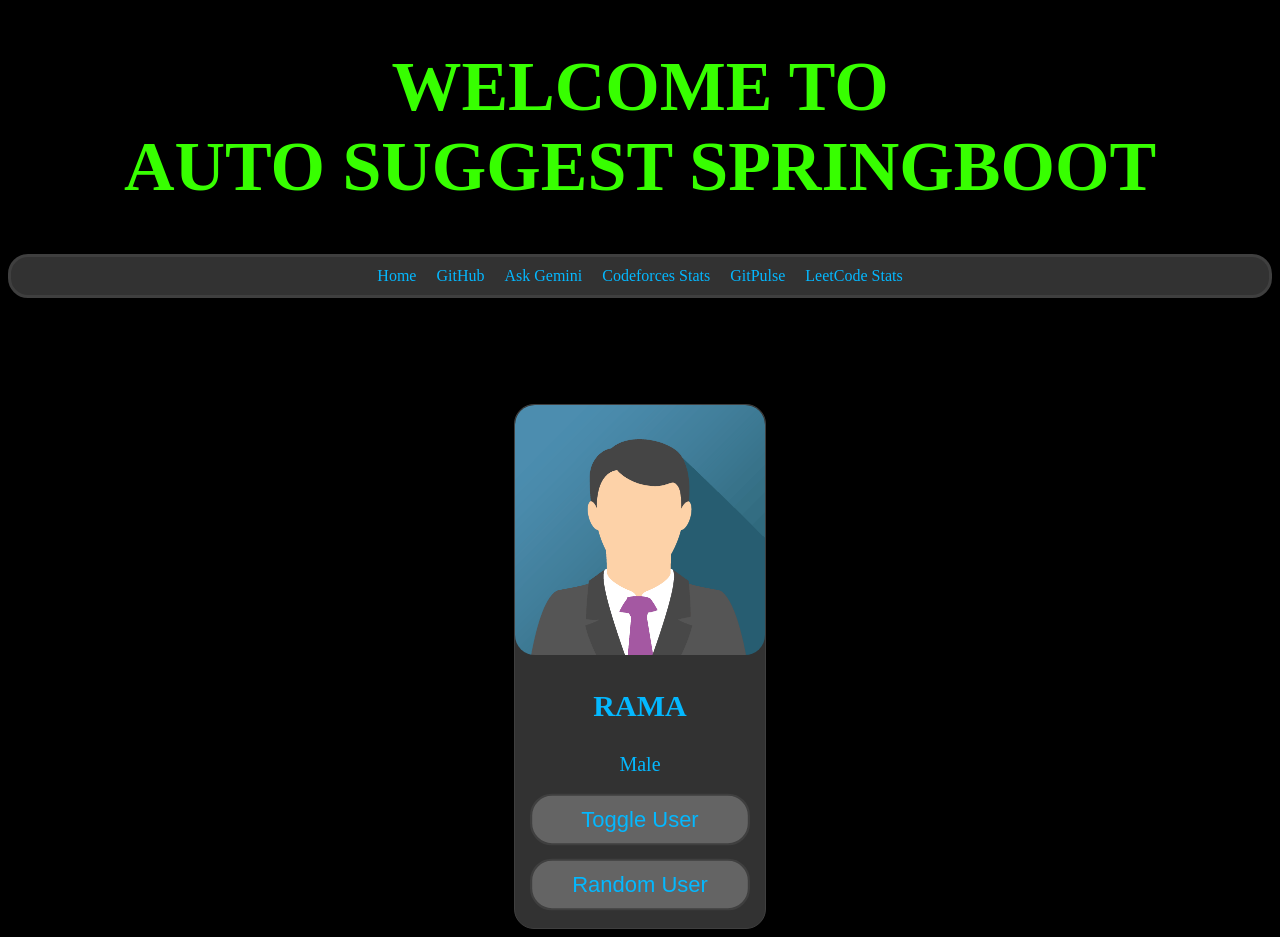
<file: target/classes/static/index.html>
<!DOCTYPE html>
<html lang="en">
<head>
    <meta charset="UTF-8">
    <meta name="viewport" content="width=device-width, initial-scale=1.0">
    <title>AutoSuggest</title>
    <link rel="stylesheet" href="index.css">
</head>
<body>
    <h1>WELCOME TO<br>AUTO SUGGEST SPRINGBOOT</h1>
    <div class="NavBar">
        <a href="https://autosuggest-spring-7yt3.onrender.com">Home</a>
        <a href="https://github.com">GitHub</a>
        <a href="ask-gemini.html">Ask Gemini</a>
        <a href="codeforces-stats.html">Codeforces Stats</a>
        <a href="gitpulse.html">GitPulse</a>
        <a href="leetcode-stats.html">LeetCode Stats</a>
    </div>
    <br><br>
    <div class="card">
        <img id="user-image" src="john.png" alt="Image NOT FOUND!"> <br>
        <h3 id="user-name">RAMA</h3> 
        <p id="user-gender">Male</p> 
        <button onclick="toggleUser()">Toggle User</button>   
        <br><br>
        <button onclick="randomUser()">Random User</button>
    </div>
    <script src="index.js"></script>
</body>
</html>
</file>
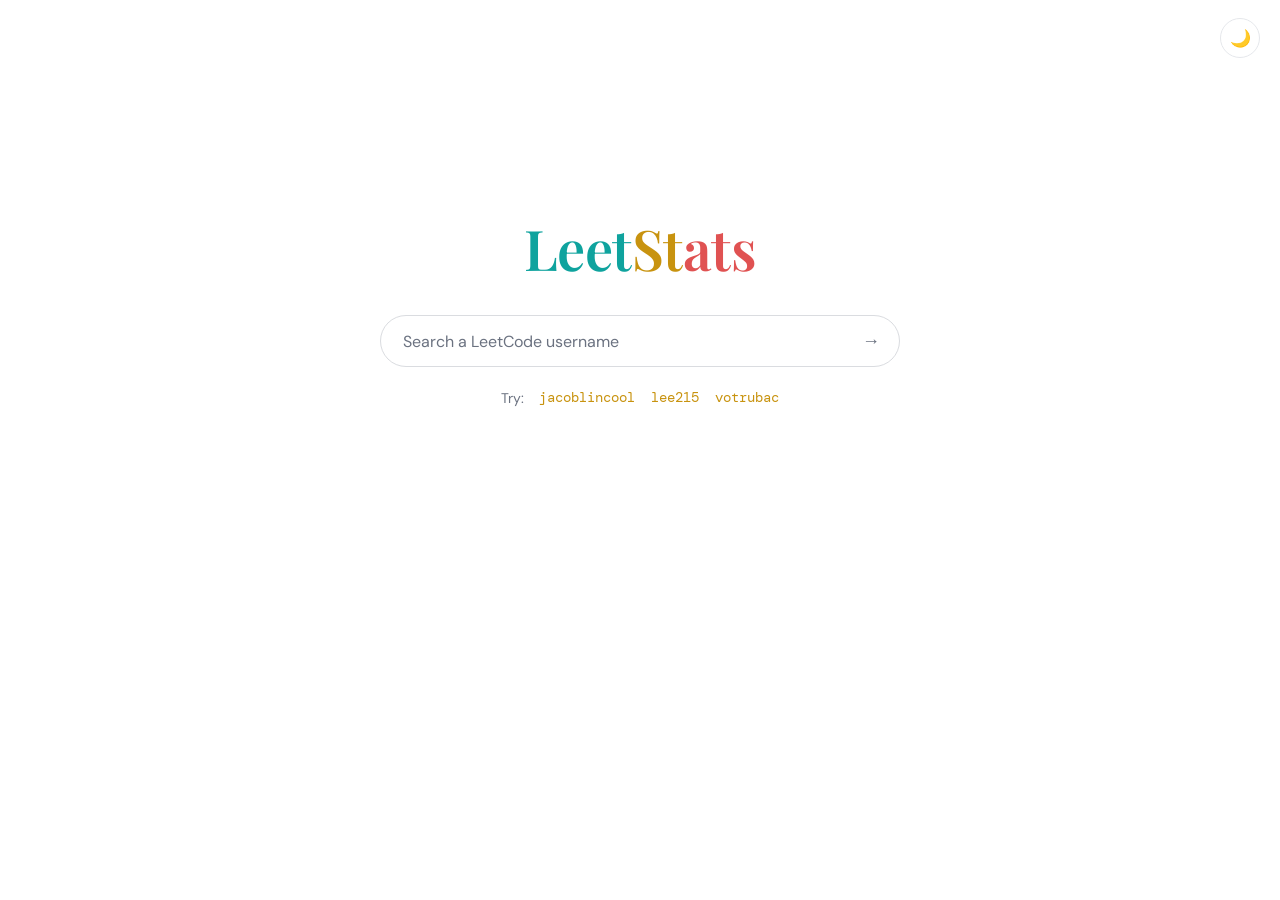
<file: target/classes/static/leetcode-stats.html>
<!DOCTYPE html>
<html lang="en" data-theme="light">
<head>
<meta charset="UTF-8">
<meta name="viewport" content="width=device-width, initial-scale=1.0">
<title>LeetStats</title>
<link rel="preconnect" href="https://fonts.googleapis.com">
<link rel="preconnect" href="https://fonts.gstatic.com" crossorigin>
<link href="https://fonts.googleapis.com/css2?family=Playfair+Display:wght@600&family=DM+Sans:wght@400;500;700&family=DM+Mono:wght@400;500&display=swap" rel="stylesheet">
<style>
  :root, [data-theme="light"] {
    --bg: #ffffff;
    --text: #1f2328;
    --muted: #6b7280;
    --line: #e5e7eb;
    --surface: #ffffff;
    --input-border: #dadce0;
    --input-shadow: rgba(32, 33, 36, 0.12);
    --track: #f0f1f3;
    --easy: #0fa39e;
    --medium: #c8930f;
    --hard: #e05252;
    --accent: #c8930f;
    --card-shadow: 0 1px 3px rgba(32, 33, 36, 0.08), 0 8px 28px rgba(32, 33, 36, 0.06);
  }
  [data-theme="dark"] {
    --bg: #0a0b0d;
    --text: #e9e7e2;
    --muted: #8b8f98;
    --line: rgba(255, 255, 255, 0.09);
    --surface: #121418;
    --input-border: rgba(255, 255, 255, 0.14);
    --input-shadow: rgba(0, 0, 0, 0.5);
    --track: rgba(255, 255, 255, 0.08);
    --easy: #3ddad7;
    --medium: #e3b341;
    --hard: #ff6b6b;
    --accent: #e3b341;
    --card-shadow: 0 20px 50px rgba(0, 0, 0, 0.45);
  }

  * { margin: 0; padding: 0; box-sizing: border-box; }

  html, body { height: 100%; }

  body {
    background: var(--bg);
    color: var(--text);
    font-family: "DM Sans", system-ui, sans-serif;
    display: flex;
    flex-direction: column;
    align-items: center;
    transition: background 0.25s, color 0.25s;
  }

  /* theme toggle, top right */
  .theme-toggle {
    position: fixed;
    top: 18px;
    right: 20px;
    width: 40px;
    height: 40px;
    border-radius: 50%;
    border: 1px solid var(--line);
    background: var(--surface);
    color: var(--text);
    font-size: 17px;
    cursor: pointer;
    display: flex;
    align-items: center;
    justify-content: center;
    transition: background 0.25s, border-color 0.25s, transform 0.15s;
    z-index: 10;
  }
  .theme-toggle:hover { transform: scale(1.06); }
  .theme-toggle:focus-visible { outline: 2px solid var(--accent); outline-offset: 2px; }

  main {
    width: 100%;
    max-width: 640px;
    padding: 0 24px 64px;
    display: flex;
    flex-direction: column;
    align-items: center;
    /* Google-style: sits a bit above vertical center when idle */
    margin-top: clamp(96px, 24vh, 210px);
    transition: margin-top 0.45s cubic-bezier(0.3, 0.8, 0.3, 1);
  }
  body.has-result main { margin-top: 72px; }

  .wordmark {
    font-family: "Playfair Display", serif;
    font-weight: 600;
    font-size: clamp(40px, 8vw, 56px);
    letter-spacing: -0.01em;
    margin-bottom: 30px;
    user-select: none;
  }
  .wordmark .l { color: var(--easy); }
  .wordmark .e { color: var(--medium); }
  .wordmark .t { color: var(--hard); }

  /* search */
  .search {
    width: 100%;
    max-width: 520px;
    display: flex;
    align-items: center;
    gap: 12px;
    background: var(--surface);
    border: 1px solid var(--input-border);
    border-radius: 999px;
    padding: 0 8px 0 22px;
    height: 52px;
    transition: box-shadow 0.2s, border-color 0.2s, background 0.25s;
  }
  .search:focus-within {
    box-shadow: 0 2px 10px var(--input-shadow);
    border-color: transparent;
  }
  [data-theme="dark"] .search:focus-within { border-color: var(--accent); box-shadow: none; }

  .search input {
    flex: 1;
    min-width: 0;
    border: none;
    outline: none;
    background: transparent;
    color: var(--text);
    font-family: "DM Mono", monospace;
    font-size: 16px;
  }
  .search input::placeholder { color: var(--muted); font-family: "DM Sans", sans-serif; }

  .search button {
    border: none;
    background: transparent;
    color: var(--muted);
    font-size: 18px;
    width: 40px;
    height: 40px;
    border-radius: 50%;
    cursor: pointer;
    display: flex;
    align-items: center;
    justify-content: center;
    transition: color 0.15s, background 0.15s;
  }
  .search button:hover { color: var(--accent); background: var(--track); }
  .search button:focus-visible { outline: 2px solid var(--accent); outline-offset: 1px; }
  .search button:disabled { opacity: 0.45; cursor: wait; }

  .try {
    margin-top: 20px;
    font-size: 14px;
    color: var(--muted);
    display: flex;
    gap: 14px;
    align-items: center;
    flex-wrap: wrap;
    justify-content: center;
  }
  .try button {
    background: none;
    border: none;
    padding: 2px 1px;
    color: var(--accent);
    font-family: "DM Mono", monospace;
    font-size: 13.5px;
    cursor: pointer;
    border-bottom: 1px dashed transparent;
    transition: border-color 0.15s;
  }
  .try button:hover { border-bottom-color: var(--accent); }
  .try button:focus-visible { outline: 2px solid var(--accent); outline-offset: 2px; }

  /* states */
  .loader {
    margin-top: 52px;
    width: 34px; height: 34px;
    border: 3px solid var(--track);
    border-top-color: var(--accent);
    border-radius: 50%;
    animation: spin 0.8s linear infinite;
  }
  @keyframes spin { to { transform: rotate(360deg); } }

  .error {
    margin-top: 44px;
    text-align: center;
    color: var(--muted);
    font-size: 14.5px;
    line-height: 1.6;
    max-width: 420px;
  }
  .error b { color: var(--hard); font-weight: 700; display: block; margin-bottom: 4px; }

  /* card */
  .card {
    width: 100%;
    margin-top: 44px;
    background: var(--surface);
    border: 1px solid var(--line);
    border-radius: 18px;
    padding: 30px 34px;
    box-shadow: var(--card-shadow);
    animation: rise 0.45s cubic-bezier(0.2, 0.7, 0.3, 1) both;
    transition: background 0.25s, border-color 0.25s;
  }
  @keyframes rise {
    from { opacity: 0; transform: translateY(14px); }
    to   { opacity: 1; transform: translateY(0); }
  }

  .card-head {
    display: flex;
    justify-content: space-between;
    align-items: baseline;
    gap: 10px;
    flex-wrap: wrap;
    margin-bottom: 26px;
  }
  .card-head a {
    font-family: "Playfair Display", serif;
    font-size: 23px;
    font-weight: 600;
    color: var(--text);
    text-decoration: none;
  }
  .card-head a:hover { color: var(--accent); }
  .card-head .rank {
    font-family: "DM Mono", monospace;
    font-size: 13px;
    color: var(--muted);
  }
  .card-head .rank b { color: var(--accent); font-weight: 500; }

  .card-body {
    display: grid;
    grid-template-columns: 168px 1fr;
    gap: 34px;
    align-items: center;
  }

  .ring-wrap { position: relative; width: 168px; height: 168px; margin: 0 auto; }
  .ring-wrap svg { transform: rotate(-90deg); display: block; }
  .ring-track { fill: none; stroke: var(--track); stroke-width: 9; }
  .ring-fill {
    fill: none;
    stroke: var(--accent);
    stroke-width: 9;
    stroke-linecap: round;
    transition: stroke-dashoffset 1.1s cubic-bezier(0.3, 0.8, 0.3, 1), stroke 0.25s;
  }
  .ring-center {
    position: absolute; inset: 0;
    display: flex; flex-direction: column;
    align-items: center; justify-content: center;
  }
  .ring-center .big {
    font-family: "DM Mono", monospace;
    font-size: 36px;
    line-height: 1;
  }
  .ring-center .small {
    color: var(--muted);
    font-size: 11.5px;
    margin-top: 6px;
    letter-spacing: 0.06em;
    text-transform: uppercase;
  }

  .bars { display: flex; flex-direction: column; gap: 18px; }
  .bar-top {
    display: flex;
    justify-content: space-between;
    align-items: baseline;
    margin-bottom: 7px;
  }
  .bar-top .label {
    font-size: 12.5px;
    font-weight: 700;
    letter-spacing: 0.09em;
    text-transform: uppercase;
  }
  .bar-top .nums {
    font-family: "DM Mono", monospace;
    font-size: 13px;
    color: var(--muted);
  }
  .bar-top .nums b { color: var(--text); font-weight: 500; }
  .bar-track { height: 7px; border-radius: 99px; background: var(--track); overflow: hidden; }
  .bar-fill { height: 100%; width: 0; border-radius: 99px; transition: width 1.1s cubic-bezier(0.3, 0.8, 0.3, 1); }
  .easy   .label { color: var(--easy); }   .easy   .bar-fill { background: var(--easy); }
  .medium .label { color: var(--medium); } .medium .bar-fill { background: var(--medium); }
  .hard   .label { color: var(--hard); }   .hard   .bar-fill { background: var(--hard); }

  .hidden { display: none !important; }

  @media (max-width: 540px) {
    .card { padding: 24px 20px; }
    .card-body { grid-template-columns: 1fr; gap: 26px; }
  }

  @media (prefers-reduced-motion: reduce) {
    * { animation: none !important; transition: none !important; }
  }
</style>
</head>
<body>
  <button class="theme-toggle" id="theme-toggle" aria-label="Switch theme" title="Switch theme">🌙</button>

  <main>
    <h1 class="wordmark"><span class="l">Leet</span><span class="e">St</span><span class="t">ats</span></h1>

    <div class="search">
      <input id="username" type="text" placeholder="Search a LeetCode username" autocomplete="off" spellcheck="false" aria-label="LeetCode username">
      <button id="go" aria-label="Fetch stats" title="Fetch stats">→</button>
    </div>

    <div class="try">
      <span>Try:</span>
      <button data-u="jacoblincool">jacoblincool</button>
      <button data-u="lee215">lee215</button>
      <button data-u="votrubac">votrubac</button>
    </div>

    <div id="loading" class="loader hidden" role="status" aria-label="Loading"></div>

    <div id="error" class="error hidden" role="alert">
      <b>Couldn't fetch that profile</b>
      <span id="error-msg"></span>
    </div>

    <section id="card" class="card hidden" aria-live="polite">
      <div class="card-head">
        <a id="profile-link" href="#" target="_blank" rel="noopener"></a>
        <span class="rank">Rank <b id="ranking">—</b></span>
      </div>
      <div class="card-body">
        <div class="ring-wrap">
          <svg width="168" height="168" viewBox="0 0 168 168" aria-hidden="true">
            <circle class="ring-track" cx="84" cy="84" r="74"></circle>
            <circle class="ring-fill" id="ring" cx="84" cy="84" r="74"></circle>
          </svg>
          <div class="ring-center">
            <div class="big" id="total-solved">0</div>
            <div class="small" id="total-label">solved</div>
          </div>
        </div>
        <div class="bars">
          <div class="bar-row easy">
            <div class="bar-top"><span class="label">Easy</span>
              <span class="nums"><b id="easy-solved">0</b> / <span id="easy-total">0</span></span></div>
            <div class="bar-track"><div class="bar-fill" id="easy-bar"></div></div>
          </div>
          <div class="bar-row medium">
            <div class="bar-top"><span class="label">Medium</span>
              <span class="nums"><b id="medium-solved">0</b> / <span id="medium-total">0</span></span></div>
            <div class="bar-track"><div class="bar-fill" id="medium-bar"></div></div>
          </div>
          <div class="bar-row hard">
            <div class="bar-top"><span class="label">Hard</span>
              <span class="nums"><b id="hard-solved">0</b> / <span id="hard-total">0</span></span></div>
            <div class="bar-track"><div class="bar-fill" id="hard-bar"></div></div>
          </div>
        </div>
      </div>
    </section>
  </main>

<script>
(function () {
  "use strict";

  /* ---------- theme ---------- */
  var root = document.documentElement;
  var toggle = document.getElementById("theme-toggle");
  var prefersDark = window.matchMedia("(prefers-color-scheme: dark)").matches;
  setTheme(prefersDark ? "dark" : "light");

  function setTheme(t) {
    root.setAttribute("data-theme", t);
    toggle.textContent = t === "dark" ? "☀️" : "🌙";
  }
  toggle.addEventListener("click", function () {
    setTheme(root.getAttribute("data-theme") === "dark" ? "light" : "dark");
  });

  /* ---------- elements ---------- */
  var input = document.getElementById("username");
  var goBtn = document.getElementById("go");
  var loadingEl = document.getElementById("loading");
  var errorEl = document.getElementById("error");
  var errorMsg = document.getElementById("error-msg");
  var cardEl = document.getElementById("card");

  var RING_R = 74;
  var RING_C = 2 * Math.PI * RING_R;
  var ring = document.getElementById("ring");
  ring.setAttribute("stroke-dasharray", RING_C);
  ring.setAttribute("stroke-dashoffset", RING_C);

  /* ---------- data sources (tried in order) ---------- */
  var SOURCES = [
    {
      url: function (u) { return "https://leetcode-api-faisalshohag.vercel.app/" + encodeURIComponent(u); },
      parse: function (d) {
        if (!d || d.errors || d.totalSolved === undefined) return null;
        return pick(d);
      }
    },
    {
      url: function (u) { return "https://alfa-leetcode-api.onrender.com/userProfile/" + encodeURIComponent(u); },
      parse: function (d) {
        if (!d || d.errors || d.totalSolved === undefined) return null;
        return pick(d);
      }
    },
    {
      url: function (u) { return "https://leetcode-stats-api.herokuapp.com/" + encodeURIComponent(u); },
      parse: function (d) {
        if (!d || d.status !== "success") return null;
        return pick(d);
      }
    }
  ];

  function pick(d) {
    return {
      totalSolved: d.totalSolved, totalQuestions: d.totalQuestions,
      easySolved: d.easySolved, totalEasy: d.totalEasy,
      mediumSolved: d.mediumSolved, totalMedium: d.totalMedium,
      hardSolved: d.hardSolved, totalHard: d.totalHard,
      ranking: d.ranking
    };
  }

  function fetchWithTimeout(url, ms) {
    var ctrl = new AbortController();
    var t = setTimeout(function () { ctrl.abort(); }, ms);
    return fetch(url, { signal: ctrl.signal })
      .then(function (r) { return r.json(); })
      .finally(function () { clearTimeout(t); });
  }

  function fetchStats(username) {
    var i = 0;
    function tryNext() {
      if (i >= SOURCES.length) return Promise.reject(new Error("all sources failed"));
      var src = SOURCES[i++];
      return fetchWithTimeout(src.url(username), 12000)
        .then(function (json) {
          var parsed = src.parse(json);
          return parsed || tryNext();
        })
        .catch(function () { return tryNext(); });
    }
    return tryNext();
  }

  /* ---------- rendering ---------- */
  function fmt(n) {
    if (n === null || n === undefined || isNaN(n)) return "—";
    return Number(n).toLocaleString("en-US");
  }

  function countUp(el, target, ms) {
    var reduce = window.matchMedia("(prefers-reduced-motion: reduce)").matches;
    if (reduce || !target) { el.textContent = fmt(target || 0); return; }
    var start = performance.now();
    (function step(now) {
      var p = Math.min(((now || performance.now()) - start) / ms, 1);
      var eased = 1 - Math.pow(1 - p, 3);
      el.textContent = fmt(Math.round(target * eased));
      if (p < 1) requestAnimationFrame(step);
    })();
  }

  function setBar(id, solved, total) {
    var pct = total > 0 ? (solved / total) * 100 : 0;
    document.getElementById(id).style.width = Math.max(pct, solved > 0 ? 2 : 0) + "%";
  }

  function render(username, s) {
    var link = document.getElementById("profile-link");
    link.textContent = username;
    link.href = "https://leetcode.com/u/" + encodeURIComponent(username) + "/";

    document.getElementById("ranking").textContent = "#" + fmt(s.ranking);
    document.getElementById("total-label").textContent = "of " + fmt(s.totalQuestions);
    document.getElementById("easy-solved").textContent = fmt(s.easySolved);
    document.getElementById("easy-total").textContent = fmt(s.totalEasy);
    document.getElementById("medium-solved").textContent = fmt(s.mediumSolved);
    document.getElementById("medium-total").textContent = fmt(s.totalMedium);
    document.getElementById("hard-solved").textContent = fmt(s.hardSolved);
    document.getElementById("hard-total").textContent = fmt(s.totalHard);

    document.body.classList.add("has-result");
    cardEl.classList.remove("hidden");

    requestAnimationFrame(function () {
      requestAnimationFrame(function () {
        countUp(document.getElementById("total-solved"), s.totalSolved, 1100);
        var pct = s.totalQuestions > 0 ? s.totalSolved / s.totalQuestions : 0;
        ring.setAttribute("stroke-dashoffset", RING_C * (1 - pct));
        setBar("easy-bar", s.easySolved, s.totalEasy);
        setBar("medium-bar", s.mediumSolved, s.totalMedium);
        setBar("hard-bar", s.hardSolved, s.totalHard);
      });
    });
  }

  function resetCard() {
    ring.setAttribute("stroke-dashoffset", RING_C);
    ["easy-bar", "medium-bar", "hard-bar"].forEach(function (id) {
      document.getElementById(id).style.width = "0";
    });
    document.getElementById("total-solved").textContent = "0";
  }

  /* ---------- flow ---------- */
  var busy = false;

  function lookup(username) {
    username = (username || "").trim();
    if (!username || busy) return;
    busy = true;

    input.value = username;
    goBtn.disabled = true;
    errorEl.classList.add("hidden");
    cardEl.classList.add("hidden");
    resetCard();
    loadingEl.classList.remove("hidden");

    fetchStats(username)
      .then(function (stats) {
        loadingEl.classList.add("hidden");
        render(username, stats);
      })
      .catch(function () {
        loadingEl.classList.add("hidden");
        errorMsg.textContent = 'No stats found for "' + username +
          '". Check the spelling, or the public stats APIs may be briefly busy — try again in a moment.';
        errorEl.classList.remove("hidden");
      })
      .finally(function () {
        goBtn.disabled = false;
        busy = false;
      });
  }

  goBtn.addEventListener("click", function () { lookup(input.value); });
  input.addEventListener("keydown", function (e) { if (e.key === "Enter") lookup(input.value); });
  document.querySelectorAll(".try button").forEach(function (b) {
    b.addEventListener("click", function () { lookup(b.dataset.u); });
  });
})();
</script>
</body>
</html>
</file>
<file: target/classes/static/index.css>
h1{
    color: rgb(55, 255, 0);
    font-size: 70px;
    text-align: center;
}
title{
        color:purple;
}
body{
    background-color: rgb(0, 0, 0);
}
.NavBar{
    border-radius: 20px;
    align-items: center;
    color: rgb(4, 184, 255);
    display: flex;
    justify-content: center;
    border-style: solid;
    border-color: rgb(63, 63, 63);
    background-color: rgba(51, 51, 51, 0.993);
}
.NavBar a{
    color:aqua;
    border-radius: 20px;
    padding: 10px;
    text-decoration: none;
    color: rgb(4, 184, 255);
}
.NavBar a:hover{
    transform: scale(1.1);
    color:aquamarine;
    animation-name: hover;
    animation: hover 1s;
    transition: 0.5s;
    background-color: rgb(100, 100, 100);
}

.card:hover{
    color:aquamarine;
    animation-name: hover;
    animation: hover 1s;
    transition: 0.5s;
}
.card img:hover{
    transform: scale(1.1);
    align-content: center;
    color:aquamarine;
    animation-name: hover;
    animation: hover 1s;
    transition: 0.5s;
}
.card img{
    align-content: center;
    border-radius: 20px;
    width: 250px;
    height: 250px;
}
.card h3{
    color: rgb(4, 184, 255);
    font-size: 30px;
    text-align: center;
}
.card h3:hover{
    color:aquamarine;
    animation-name: hover;
    animation: hover 1s;
    transition: 0.5s;
    transform: scale(1.2);
}
.card p{
    color: rgb(4, 184, 255);
    font-size: 20px;
    text-align: center;
}
.card p:hover{
    color:aquamarine;
    animation-name: hover;
    animation: hover 1s;
    transition: 0.5s;
    transform: scale(1.2);
}
.card button{
    background-color: rgb(100, 100, 100);
    border-style: solid;
    border-color: rgb(63, 63, 63);
    align-items: center;
    color: rgb(4, 184, 255);
    font-size: 20px;
    text-align: center;
    border-radius: 20px;
    padding: 10px;
    text-decoration: none;
    color: rgb(4, 184, 255);
    padding: 10px;
    width: 80%;
    transform: scale(1.1);
}
.card button:hover{
    background-color: rgb(100, 100, 100);
    border-style: solid;
    border-color: rgb(63, 63, 63);
    align-items: center;
    color: rgb(4, 184, 255);
    font-size: 20px;
    text-align: center;
    border-radius: 20px;
    padding: 10px;
    text-decoration: none;
    color: aquamarine;
    padding: 10px;
    width: 80%;
    transform: scale(1.2);
    transition: 0.5s;
    animation-name: hover;
    animation: hover 1s;
}

.card{
    border: 1px solid rgb(63, 63, 63);
    width: 250px;
    text-align: center;
    margin-top: 70px;
    overflow: hidden;
    margin-left: auto;
    margin-right: auto;
    padding-bottom: 20px;
    border-radius: 20px;
    color: rgb(4, 184, 255);
    border-style: solid;
    border-color: rgb(63, 63, 63);
    background-color: rgba(51, 51, 51, 0.993);
}
</file>
